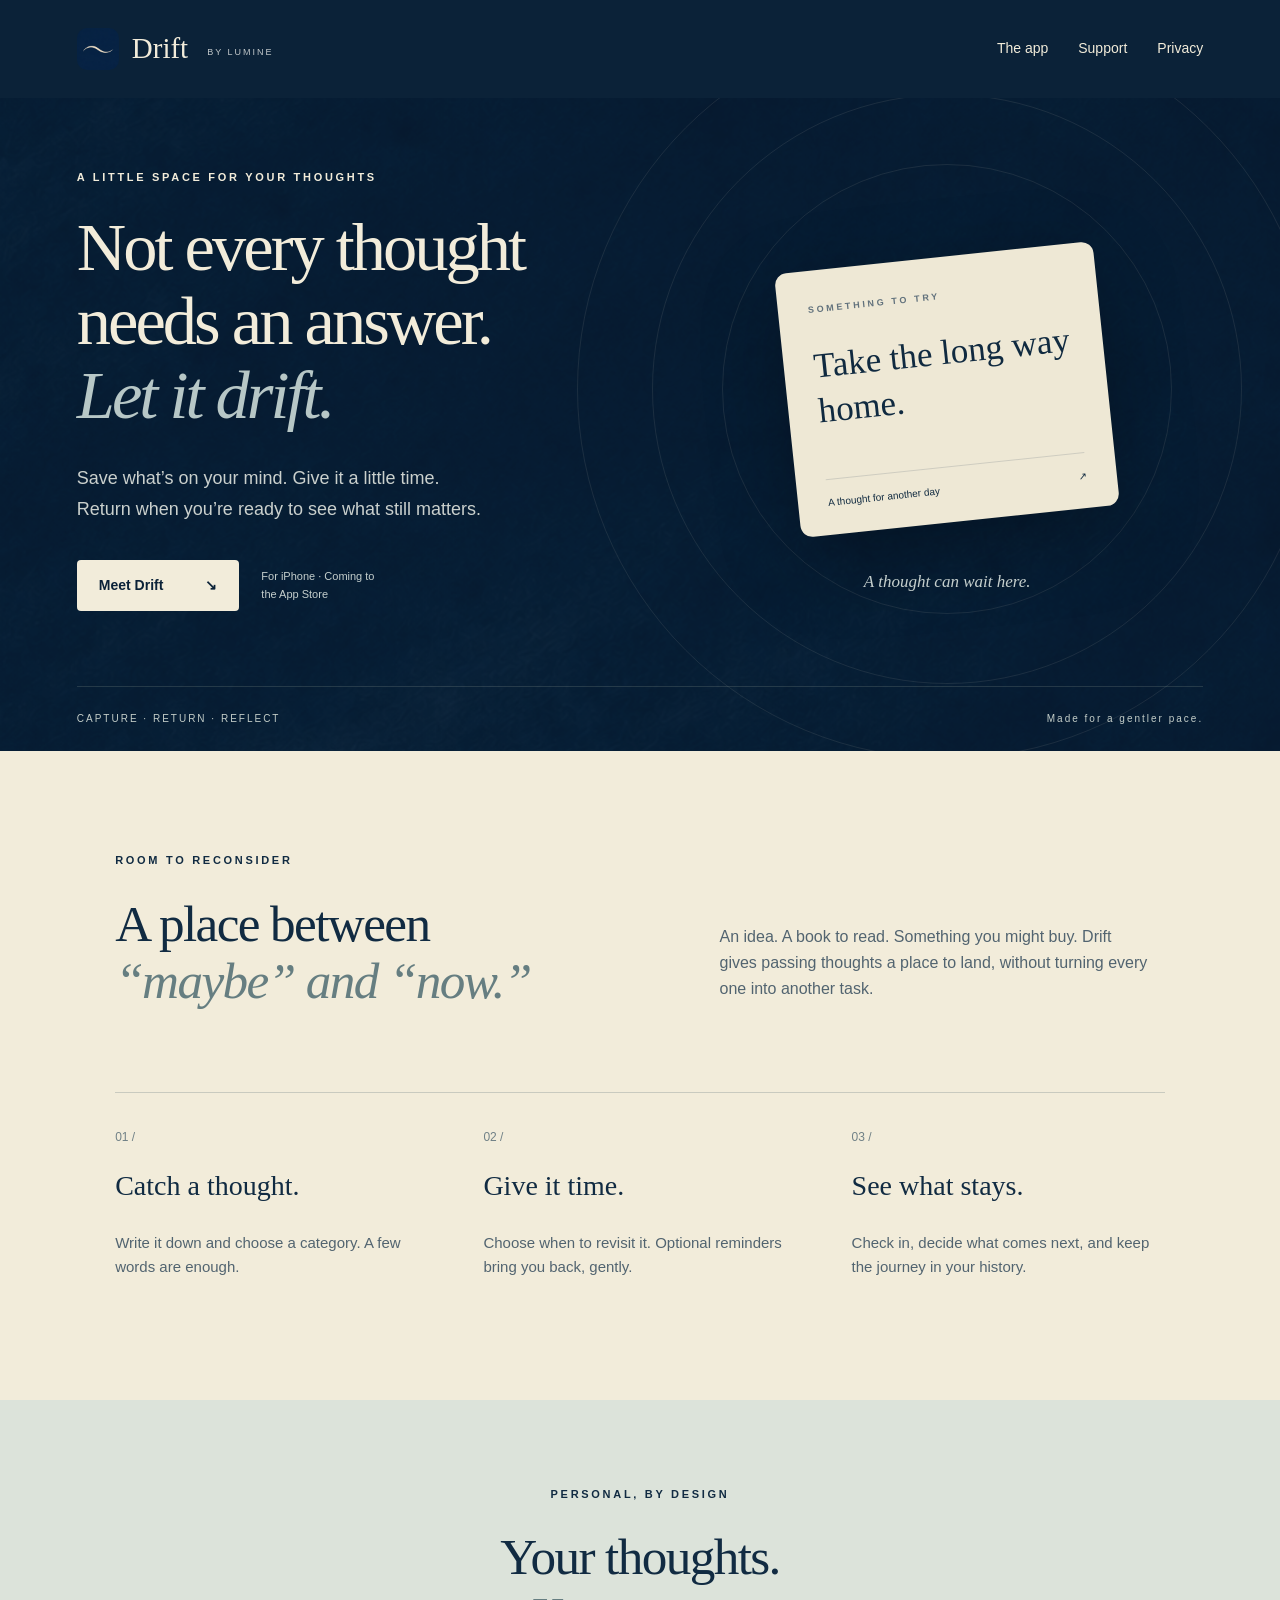
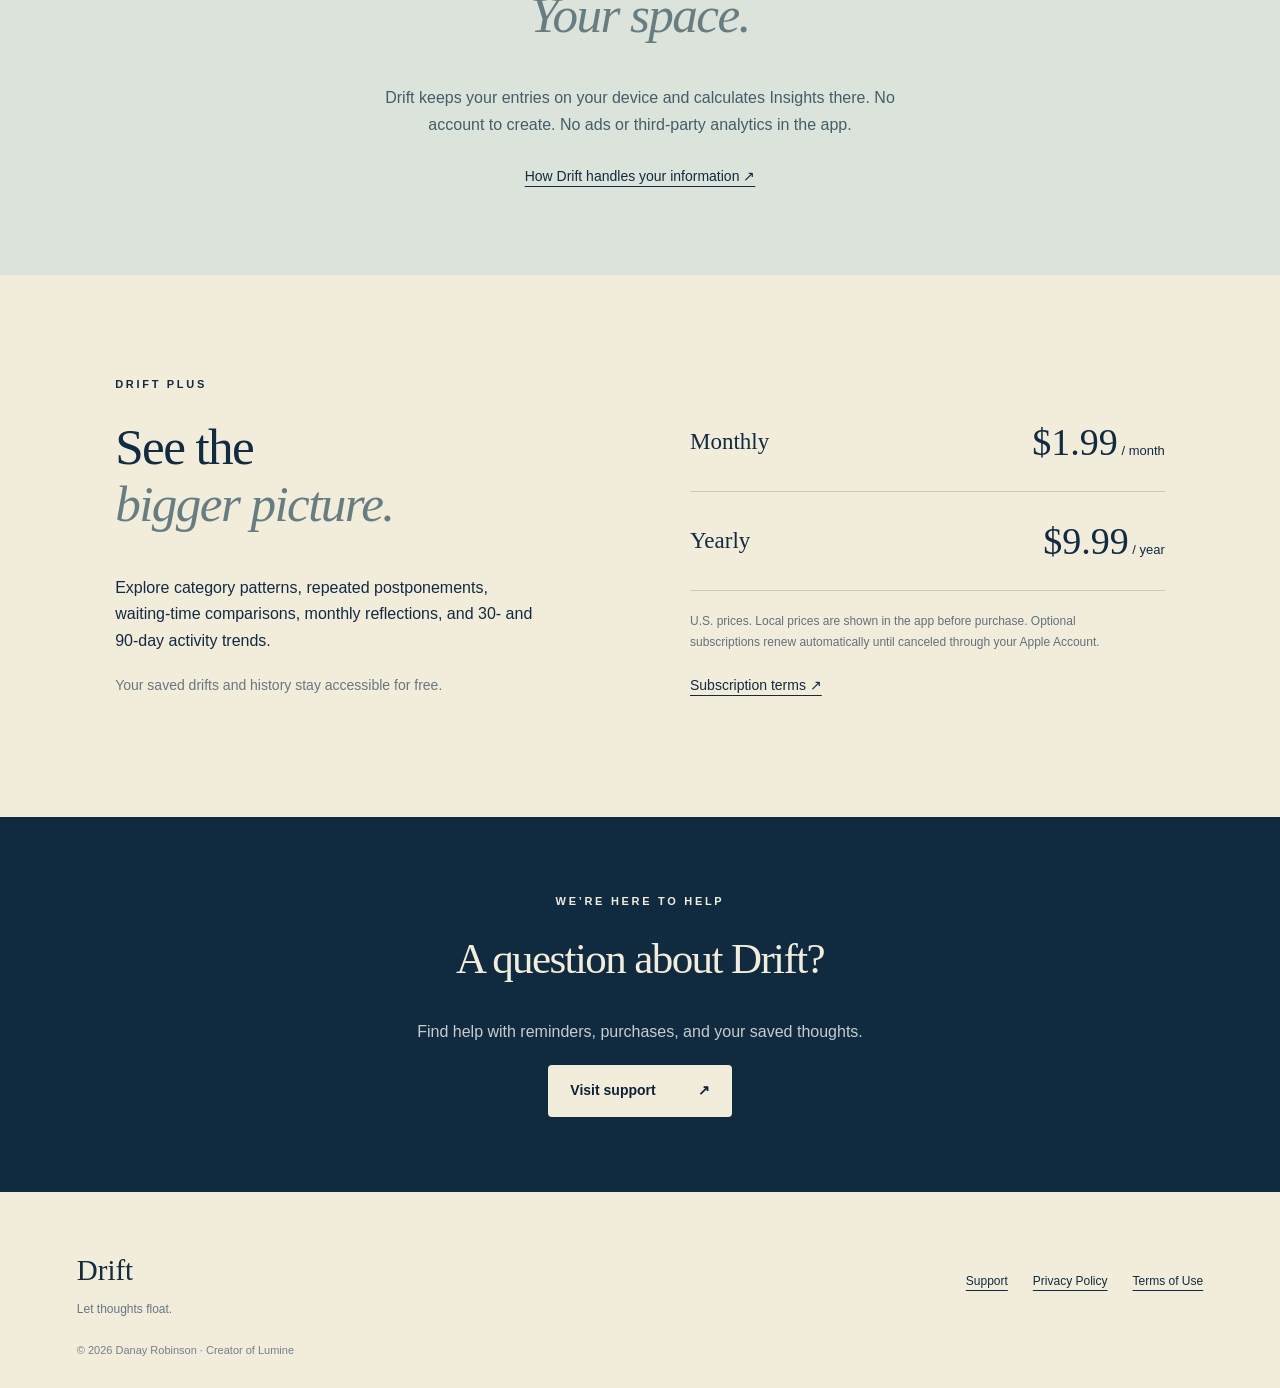
<file: index.html>
<!doctype html><html lang="en"><head><meta charset="utf-8"><meta name="viewport" content="width=device-width,initial-scale=1"><meta name="theme-color" content="#0b2238"><title>Drift — Let Thoughts Float</title><meta name="description" content="A thoughtful iPhone app for capturing thoughts, revisiting them, and seeing what still matters. Explore Drift and get support."><link rel="icon" href="./assets/drift-icon.png"><link rel="stylesheet" href="./style.css"></head><body class=""><a class="skip" href="#main">Skip to content</a><header class="nav"><a class="brand" href="./" aria-label="Drift home"><img src="./assets/drift-icon.png" width="42" height="42" alt="">Drift<span>BY LUMINE</span></a><nav aria-label="Main navigation"><a href="./#how-it-works">The app</a><a href="./support/">Support</a><a href="./privacy/">Privacy</a></nav></header><main id="main"><section class="hero"><div class="hero-copy"><p class="eyebrow">A LITTLE SPACE FOR YOUR THOUGHTS</p><h1>Not every thought<br>needs an answer.<br><em>Let it drift.</em></h1><p class="lede">Save what’s on your mind. Give it a little time.<br>Return when you’re ready to see what still matters.</p><div class="hero-actions"><a class="button cream" href="#how-it-works">Meet Drift <span>↘</span></a><span class="status">For iPhone · Coming to the App Store</span></div></div><div class="thought-scene" aria-label="An illustration of a thought saved for later"><span class="orbit o1"></span><span class="orbit o2"></span><span class="orbit o3"></span><div class="thought"><p class="eyebrow">SOMETHING TO TRY</p><p class="thought-text">Take the long way<br>home.</p><div class="thought-foot"><span>A thought for another day</span><span>↗</span></div></div><span class="scene-caption">A thought can wait here.</span></div><div class="hero-bottom"><span>CAPTURE · RETURN · REFLECT</span><span>Made for a gentler pace.</span></div></section>
<section class="section intro" id="how-it-works"><p class="eyebrow">ROOM TO RECONSIDER</p><div class="intro-title"><h2>A place between<br><em>“maybe” and “now.”</em></h2><p>An idea. A book to read. Something you might buy. Drift gives passing thoughts a place to land, without turning every one into another task.</p></div><div class="steps"><article><span class="number">01 /</span><h3>Catch a thought.</h3><p>Write it down and choose a category. A few words are enough.</p></article><article><span class="number">02 /</span><h3>Give it time.</h3><p>Choose when to revisit it. Optional reminders bring you back, gently.</p></article><article><span class="number">03 /</span><h3>See what stays.</h3><p>Check in, decide what comes next, and keep the journey in your history.</p></article></div></section>
<section class="quiet"><p class="eyebrow">PERSONAL, BY DESIGN</p><h2>Your thoughts.<br><em>Your space.</em></h2><p>Drift keeps your entries on your device and calculates Insights there. No account to create. No ads or third-party analytics in the app.</p><a class="text-link" href="./privacy/">How Drift handles your information ↗</a></section>
<section class="section plus"><div><p class="eyebrow">DRIFT PLUS</p><h2>See the<br><em>bigger picture.</em></h2><p>Explore category patterns, repeated postponements, waiting-time comparisons, monthly reflections, and 30- and 90-day activity trends.</p><p class="small">Your saved drifts and history stay accessible for free.</p></div><div class="plans"><div class="plan"><span>Monthly</span><p>$1.99<small> / month</small></p></div><div class="plan"><span>Yearly</span><p>$9.99<small> / year</small></p></div><p class="fine">U.S. prices. Local prices are shown in the app before purchase. Optional subscriptions renew automatically until canceled through your Apple Account.</p><a class="text-link" href="./terms/">Subscription terms ↗</a></div></section>
<section class="support-banner"><p class="eyebrow">WE’RE HERE TO HELP</p><h2>A question about Drift?</h2><p>Find help with reminders, purchases, and your saved thoughts.</p><a class="button cream" href="./support/">Visit support <span>↗</span></a></section></main><footer><a class="footer-brand" href="./">Drift<span>Let thoughts float.</span></a><div><a href="./support/">Support</a><a href="./privacy/">Privacy Policy</a><a href="./terms/">Terms of Use</a></div><p>© 2026 Danay Robinson · Creator of Lumine</p></footer></body></html>
</file>
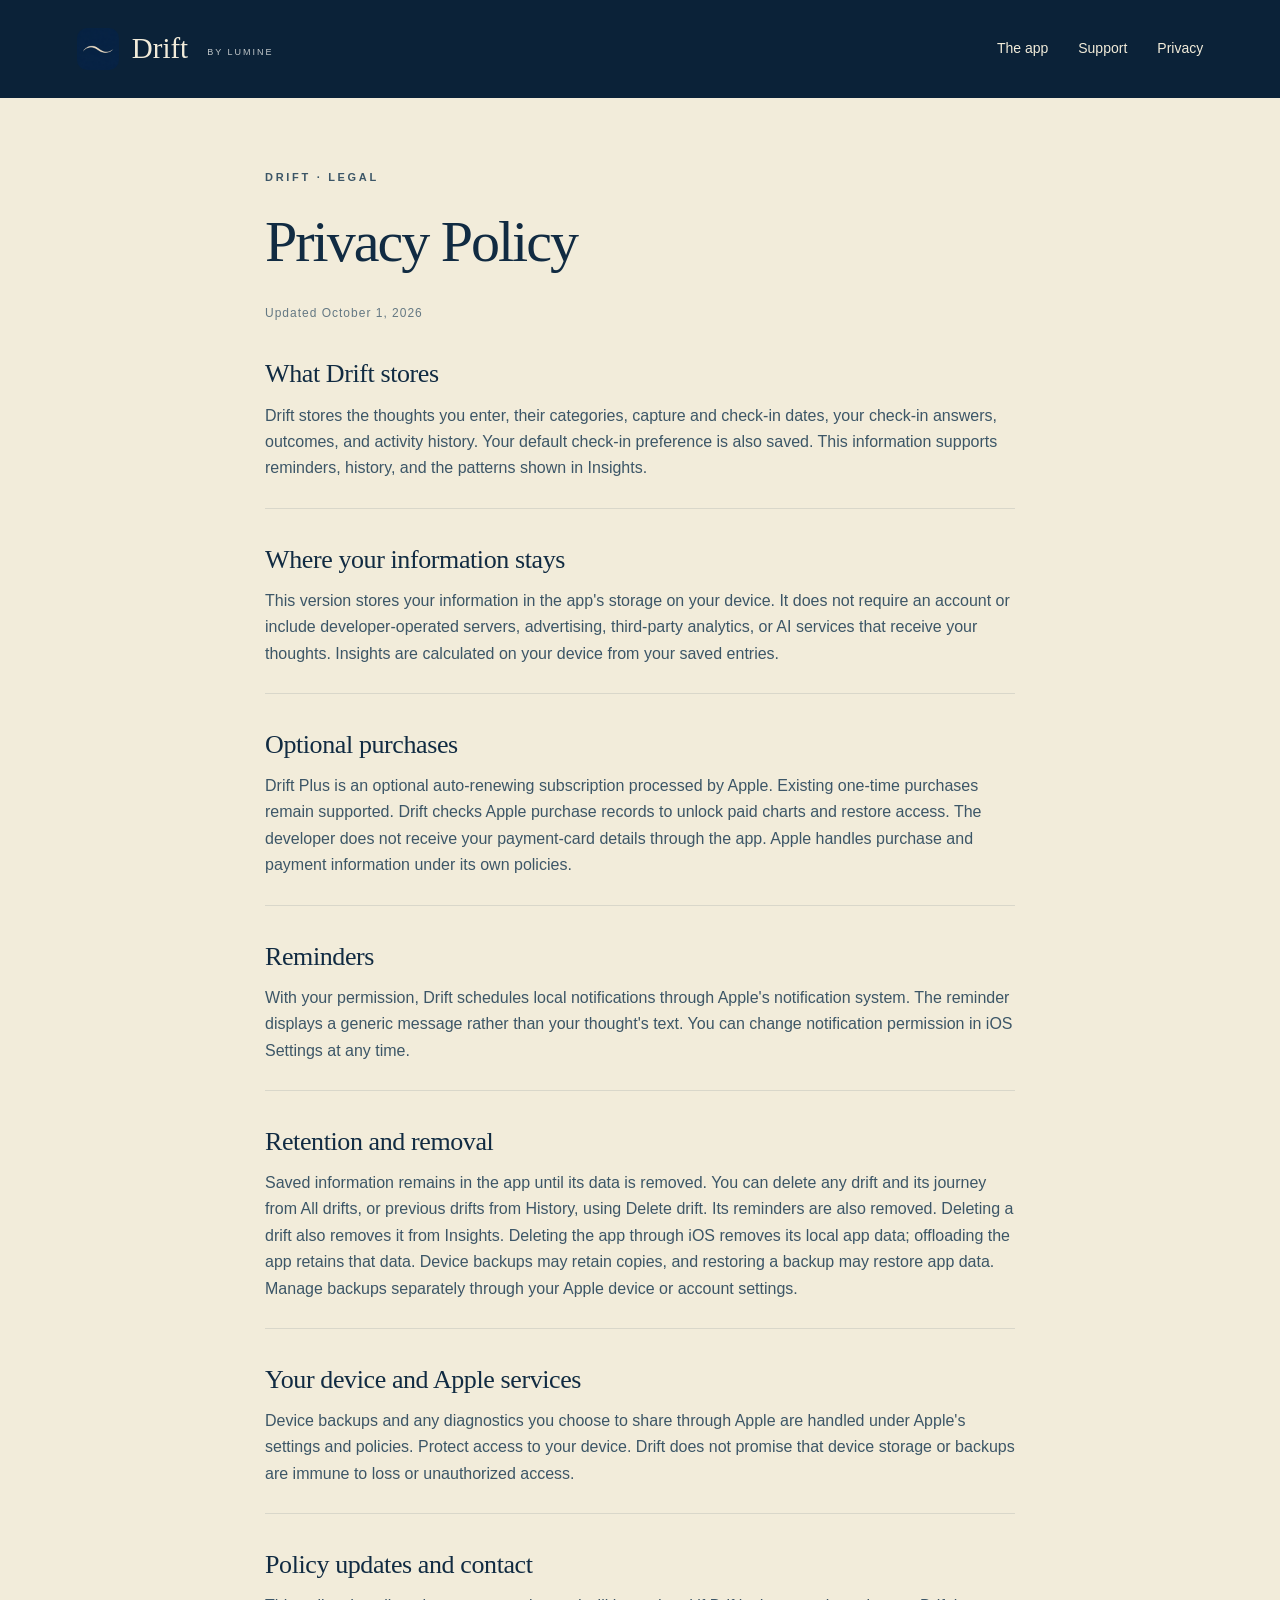
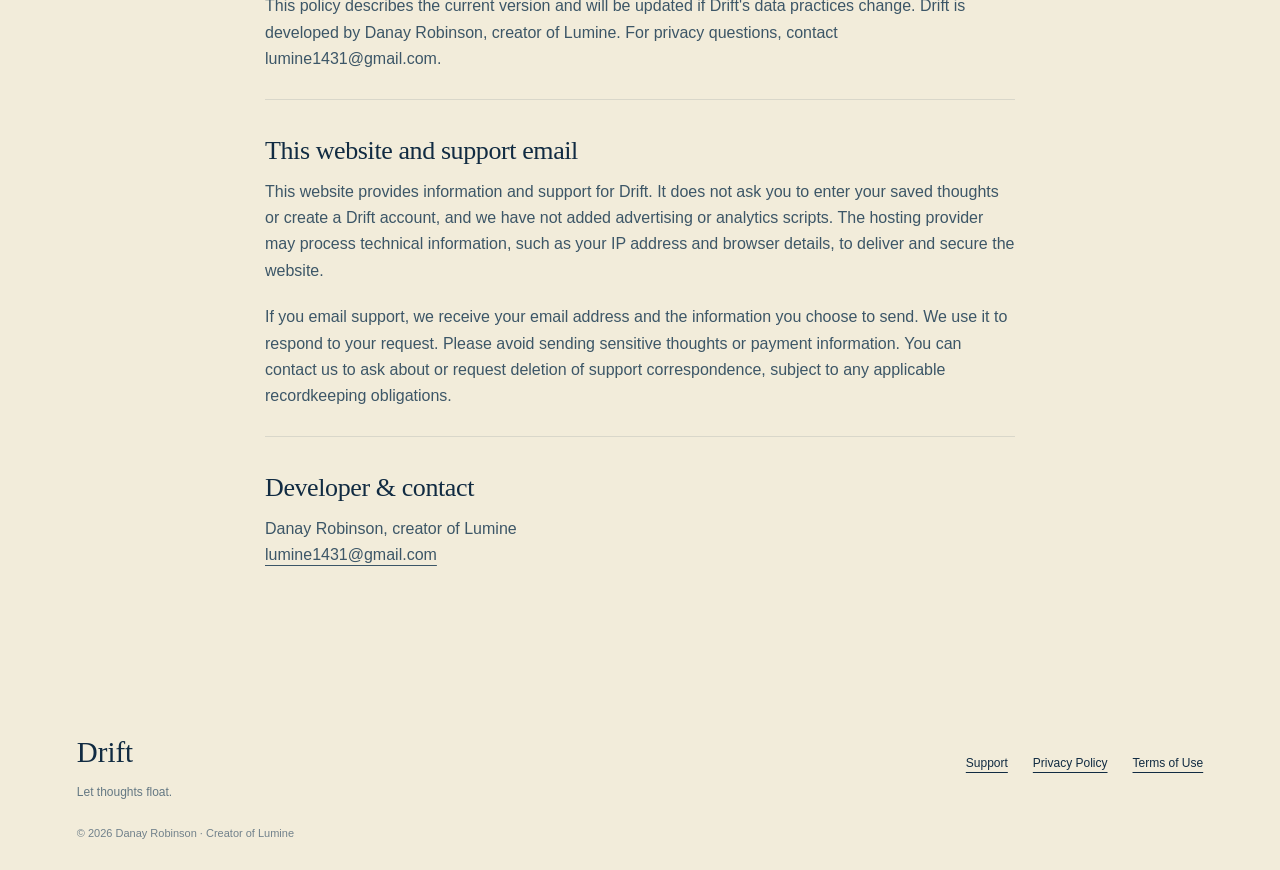
<file: privacy/index.html>
<!doctype html><html lang="en"><head><meta charset="utf-8"><meta name="viewport" content="width=device-width,initial-scale=1"><meta name="theme-color" content="#0b2238"><title>Privacy Policy — Drift</title><meta name="description" content="How Drift handles your thoughts, reminders, purchases, and personal information."><link rel="icon" href="../assets/drift-icon.png"><link rel="stylesheet" href="../style.css"></head><body class=""><a class="skip" href="#main">Skip to content</a><header class="nav"><a class="brand" href="../" aria-label="Drift home"><img src="../assets/drift-icon.png" width="42" height="42" alt="">Drift<span>BY LUMINE</span></a><nav aria-label="Main navigation"><a href="../#how-it-works">The app</a><a href="../support/">Support</a><a href="../privacy/">Privacy</a></nav></header><main id="main"><article class="document"><p class="eyebrow">DRIFT · LEGAL</p><h1>Privacy Policy</h1><p class="updated">Updated October 1, 2026</p><section><h2>What Drift stores</h2><p>Drift stores the thoughts you enter, their categories, capture and check-in dates, your check-in answers, outcomes, and activity history. Your default check-in preference is also saved. This information supports reminders, history, and the patterns shown in Insights.</p></section><section><h2>Where your information stays</h2><p>This version stores your information in the app&#x27;s storage on your device. It does not require an account or include developer-operated servers, advertising, third-party analytics, or AI services that receive your thoughts. Insights are calculated on your device from your saved entries.</p></section><section><h2>Optional purchases</h2><p>Drift Plus is an optional auto-renewing subscription processed by Apple. Existing one-time purchases remain supported. Drift checks Apple purchase records to unlock paid charts and restore access. The developer does not receive your payment-card details through the app. Apple handles purchase and payment information under its own policies.</p></section><section><h2>Reminders</h2><p>With your permission, Drift schedules local notifications through Apple&#x27;s notification system. The reminder displays a generic message rather than your thought&#x27;s text. You can change notification permission in iOS Settings at any time.</p></section><section><h2>Retention and removal</h2><p>Saved information remains in the app until its data is removed. You can delete any drift and its journey from All drifts, or previous drifts from History, using Delete drift. Its reminders are also removed. Deleting a drift also removes it from Insights. Deleting the app through iOS removes its local app data; offloading the app retains that data. Device backups may retain copies, and restoring a backup may restore app data. Manage backups separately through your Apple device or account settings.</p></section><section><h2>Your device and Apple services</h2><p>Device backups and any diagnostics you choose to share through Apple are handled under Apple&#x27;s settings and policies. Protect access to your device. Drift does not promise that device storage or backups are immune to loss or unauthorized access.</p></section><section><h2>Policy updates and contact</h2><p>This policy describes the current version and will be updated if Drift&#x27;s data practices change. Drift is developed by Danay Robinson, creator of Lumine. For privacy questions, contact lumine1431@gmail.com.</p></section><section><h2>This website and support email</h2><p>This website provides information and support for Drift. It does not ask you to enter your saved thoughts or create a Drift account, and we have not added advertising or analytics scripts. The hosting provider may process technical information, such as your IP address and browser details, to deliver and secure the website.</p><p>If you email support, we receive your email address and the information you choose to send. We use it to respond to your request. Please avoid sending sensitive thoughts or payment information. You can contact us to ask about or request deletion of support correspondence, subject to any applicable recordkeeping obligations.</p></section><h2>Developer &amp; contact</h2><p>Danay Robinson, creator of Lumine<br><a href="mailto:lumine1431@gmail.com">lumine1431@gmail.com</a></p></article></main><footer><a class="footer-brand" href="../">Drift<span>Let thoughts float.</span></a><div><a href="../support/">Support</a><a href="../privacy/">Privacy Policy</a><a href="../terms/">Terms of Use</a></div><p>© 2026 Danay Robinson · Creator of Lumine</p></footer></body></html>
</file>
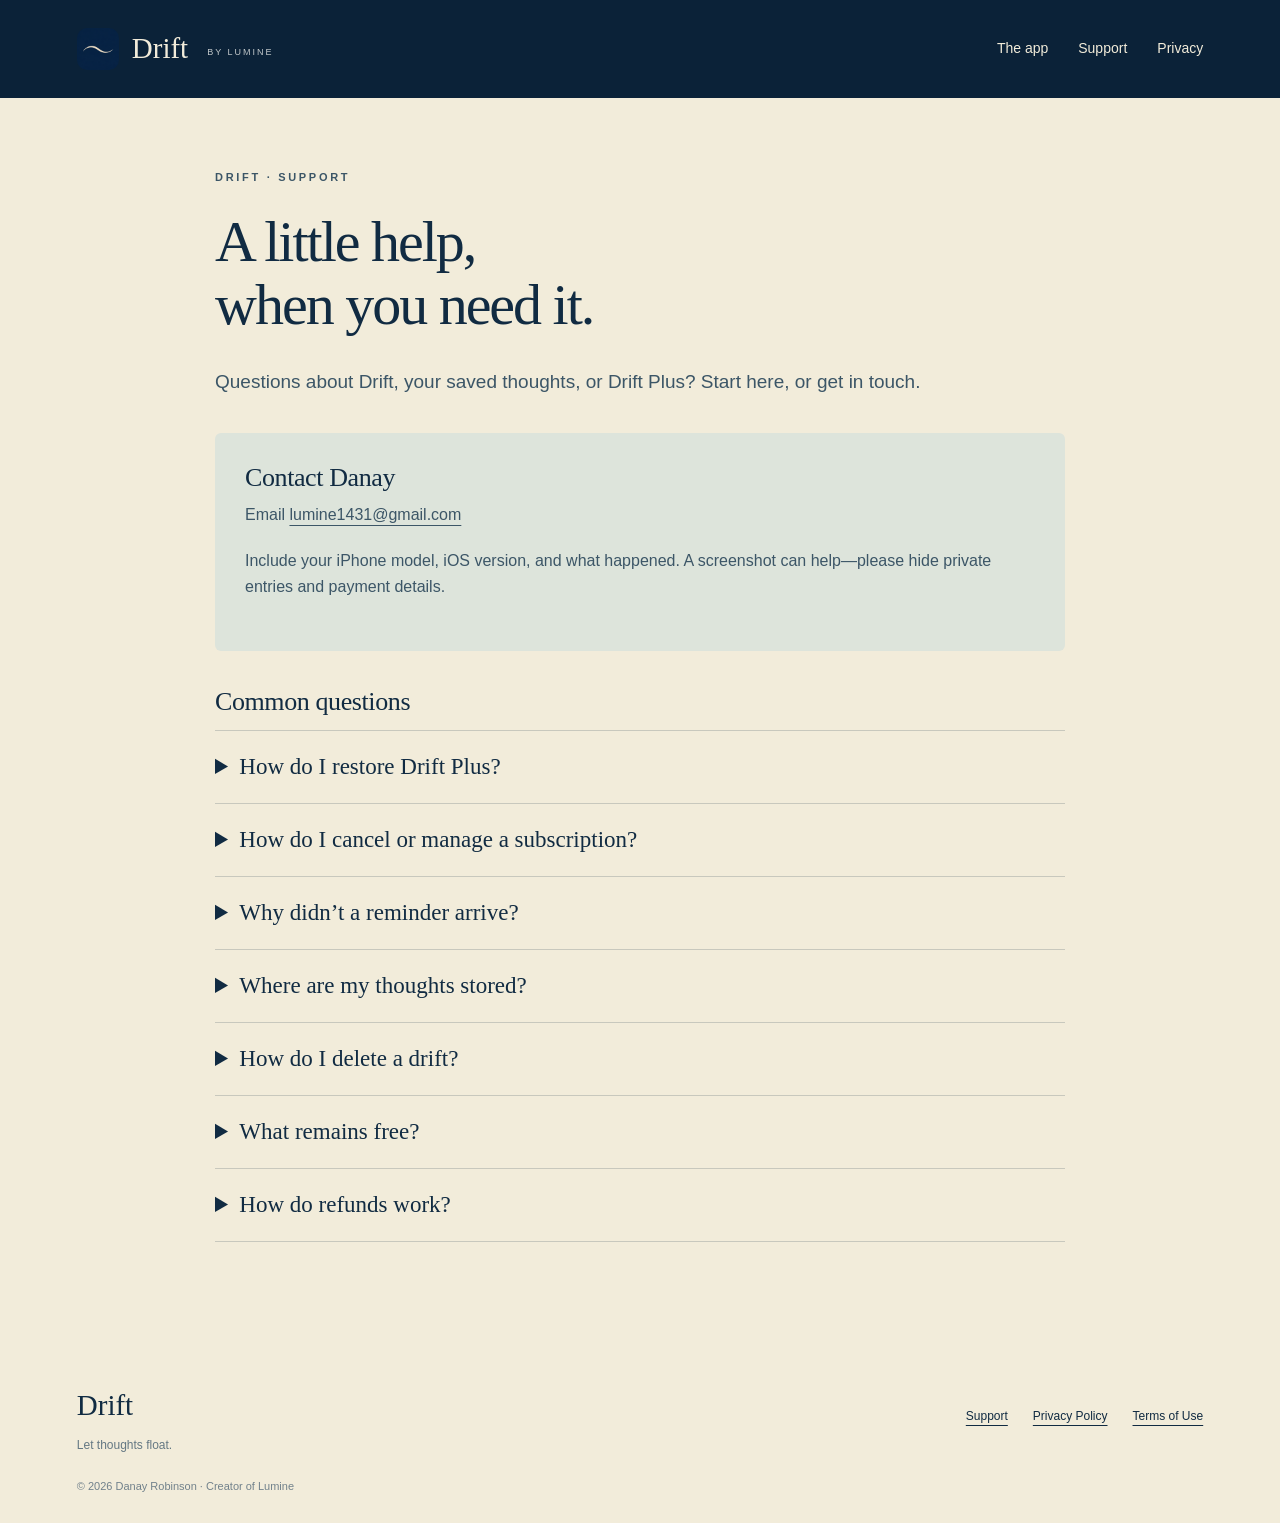
<file: support/index.html>
<!doctype html><html lang="en"><head><meta charset="utf-8"><meta name="viewport" content="width=device-width,initial-scale=1"><meta name="theme-color" content="#0b2238"><title>Support — Drift</title><meta name="description" content="Get help with Drift, reminders, saved thoughts, purchases, and subscriptions. Contact Danay Robinson."><link rel="icon" href="../assets/drift-icon.png"><link rel="stylesheet" href="../style.css"></head><body class=""><a class="skip" href="#main">Skip to content</a><header class="nav"><a class="brand" href="../" aria-label="Drift home"><img src="../assets/drift-icon.png" width="42" height="42" alt="">Drift<span>BY LUMINE</span></a><nav aria-label="Main navigation"><a href="../#how-it-works">The app</a><a href="../support/">Support</a><a href="../privacy/">Privacy</a></nav></header><main id="main"><article class="document support-page"><p class="eyebrow">DRIFT · SUPPORT</p><h1>A little help,<br>when you need it.</h1><p class="intro">Questions about Drift, your saved thoughts, or Drift Plus? Start here, or get in touch.</p><div class="contact-box"><h2>Contact Danay</h2><p>Email <a href="mailto:lumine1431@gmail.com?subject=Drift%20support">lumine1431@gmail.com</a></p><p>Include your iPhone model, iOS version, and what happened. A screenshot can help—please hide private entries and payment details.</p></div><h2>Common questions</h2><details><summary>How do I restore Drift Plus?</summary><p>Open Drift’s Settings, go to Drift Plus, and choose Restore Purchases. Use the Apple Account you used for the purchase. If access does not return, check that your subscription is active in your Apple Account and email us with the app version and any error message.</p></details><details><summary>How do I cancel or manage a subscription?</summary><p>Open Settings on your iPhone, tap your name, then Subscriptions, and choose Drift. You can also use Manage subscriptions in Drift Plus. Access continues through the paid period after cancellation. <a href="https://apps.apple.com/account/subscriptions">Open Apple’s subscription settings ↗</a></p></details><details><summary>Why didn’t a reminder arrive?</summary><p>Check that notifications for Drift are allowed in iPhone Settings. Focus modes, notification summaries, and device settings may affect when you see a reminder. Reopen the drift to check its return date. Reminder delivery depends on iOS and is not guaranteed at an exact time.</p></details><details><summary>Where are my thoughts stored?</summary><p>Your entries are stored locally on your device. Drift does not require an account or send your thoughts to a developer-operated server. Device backups may include app data. Read our <a href="../privacy/">Privacy Policy</a> for details.</p></details><details><summary>How do I delete a drift?</summary><p>Find the entry in All drifts or History and choose Delete drift. This removes its journey and reminders and removes it from Insights. Deleting the app removes its local data; offloading retains data. Backups are managed separately through Apple.</p></details><details><summary>What remains free?</summary><p>Your saved drifts and history remain accessible without Drift Plus. Plus adds deeper analytics, including category patterns, monthly reflections, and longer activity trends.</p></details><details><summary>How do refunds work?</summary><p>Apple handles purchase refunds. You can request one through <a href="https://reportaproblem.apple.com/">Apple’s Report a Problem website</a>. Refund eligibility is determined by Apple under its policies.</p></details></article></main><footer><a class="footer-brand" href="../">Drift<span>Let thoughts float.</span></a><div><a href="../support/">Support</a><a href="../privacy/">Privacy Policy</a><a href="../terms/">Terms of Use</a></div><p>© 2026 Danay Robinson · Creator of Lumine</p></footer></body></html>
</file>
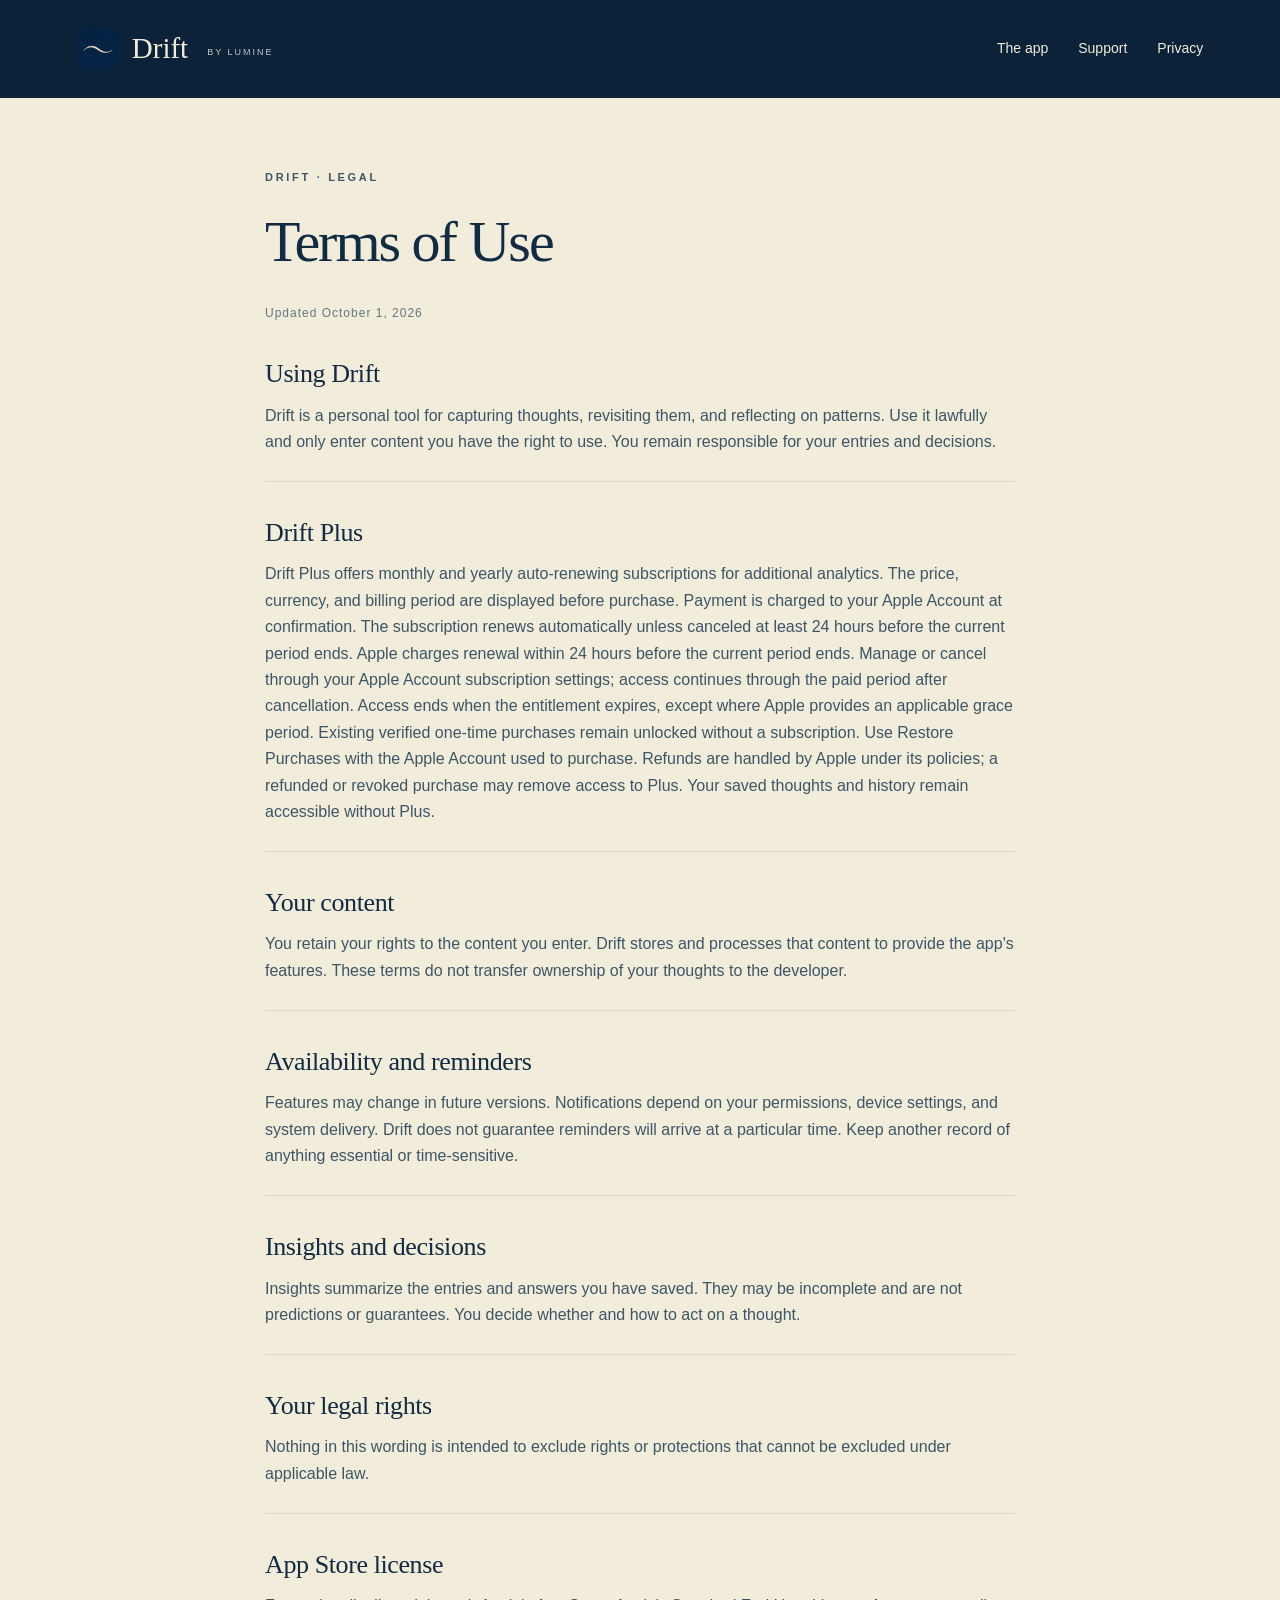
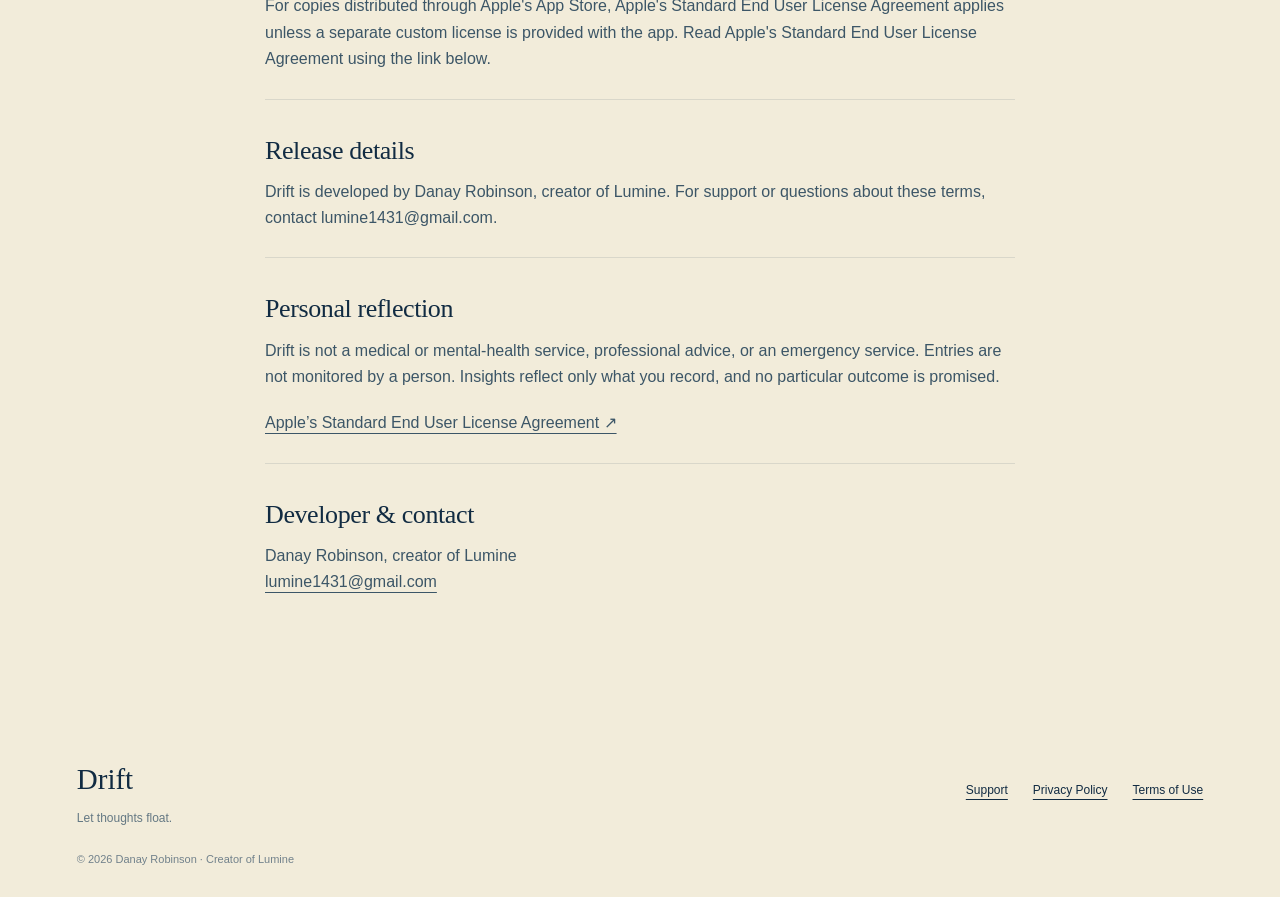
<file: terms/index.html>
<!doctype html><html lang="en"><head><meta charset="utf-8"><meta name="viewport" content="width=device-width,initial-scale=1"><meta name="theme-color" content="#0b2238"><title>Terms of Use — Drift</title><meta name="description" content="Terms for using Drift and the optional Drift Plus subscriptions."><link rel="icon" href="../assets/drift-icon.png"><link rel="stylesheet" href="../style.css"></head><body class=""><a class="skip" href="#main">Skip to content</a><header class="nav"><a class="brand" href="../" aria-label="Drift home"><img src="../assets/drift-icon.png" width="42" height="42" alt="">Drift<span>BY LUMINE</span></a><nav aria-label="Main navigation"><a href="../#how-it-works">The app</a><a href="../support/">Support</a><a href="../privacy/">Privacy</a></nav></header><main id="main"><article class="document"><p class="eyebrow">DRIFT · LEGAL</p><h1>Terms of Use</h1><p class="updated">Updated October 1, 2026</p><section><h2>Using Drift</h2><p>Drift is a personal tool for capturing thoughts, revisiting them, and reflecting on patterns. Use it lawfully and only enter content you have the right to use. You remain responsible for your entries and decisions.</p></section><section><h2>Drift Plus</h2><p>Drift Plus offers monthly and yearly auto-renewing subscriptions for additional analytics. The price, currency, and billing period are displayed before purchase. Payment is charged to your Apple Account at confirmation. The subscription renews automatically unless canceled at least 24 hours before the current period ends. Apple charges renewal within 24 hours before the current period ends. Manage or cancel through your Apple Account subscription settings; access continues through the paid period after cancellation. Access ends when the entitlement expires, except where Apple provides an applicable grace period. Existing verified one-time purchases remain unlocked without a subscription. Use Restore Purchases with the Apple Account used to purchase. Refunds are handled by Apple under its policies; a refunded or revoked purchase may remove access to Plus. Your saved thoughts and history remain accessible without Plus.</p></section><section><h2>Your content</h2><p>You retain your rights to the content you enter. Drift stores and processes that content to provide the app&#x27;s features. These terms do not transfer ownership of your thoughts to the developer.</p></section><section><h2>Availability and reminders</h2><p>Features may change in future versions. Notifications depend on your permissions, device settings, and system delivery. Drift does not guarantee reminders will arrive at a particular time. Keep another record of anything essential or time-sensitive.</p></section><section><h2>Insights and decisions</h2><p>Insights summarize the entries and answers you have saved. They may be incomplete and are not predictions or guarantees. You decide whether and how to act on a thought.</p></section><section><h2>Your legal rights</h2><p>Nothing in this wording is intended to exclude rights or protections that cannot be excluded under applicable law.</p></section><section><h2>App Store license</h2><p>For copies distributed through Apple&#x27;s App Store, Apple&#x27;s Standard End User License Agreement applies unless a separate custom license is provided with the app. Read Apple&#x27;s Standard End User License Agreement using the link below.</p></section><section><h2>Release details</h2><p>Drift is developed by Danay Robinson, creator of Lumine. For support or questions about these terms, contact lumine1431@gmail.com.</p></section><section><h2>Personal reflection</h2><p>Drift is not a medical or mental-health service, professional advice, or an emergency service. Entries are not monitored by a person. Insights reflect only what you record, and no particular outcome is promised.</p><p><a href="https://www.apple.com/legal/internet-services/itunes/dev/stdeula/">Apple’s Standard End User License Agreement ↗</a></p></section><h2>Developer &amp; contact</h2><p>Danay Robinson, creator of Lumine<br><a href="mailto:lumine1431@gmail.com">lumine1431@gmail.com</a></p></article></main><footer><a class="footer-brand" href="../">Drift<span>Let thoughts float.</span></a><div><a href="../support/">Support</a><a href="../privacy/">Privacy Policy</a><a href="../terms/">Terms of Use</a></div><p>© 2026 Danay Robinson · Creator of Lumine</p></footer></body></html>
</file>
<file: style.css>
*{box-sizing:border-box}html{scroll-behavior:smooth;scroll-padding-top:30px}body{margin:0;background:#f2ecda;color:#112b42;font-family:-apple-system,BlinkMacSystemFont,"Segoe UI",sans-serif;font-size:16px;line-height:1.65}a{color:inherit;text-underline-offset:5px}a:hover{opacity:.78}a:focus-visible,summary:focus-visible{outline:3px solid #b08843;outline-offset:6px}h1,h2,h3,p{margin-top:0}h1,h2,h3,.thought-text,.footer-brand{font-family:Georgia,"Times New Roman",serif;font-weight:400}h1{font-size:clamp(48px,5.35vw,83px);line-height:1.08;letter-spacing:-3px;margin-bottom:30px}h2{font-size:clamp(36px,4vw,60px);line-height:1.12;letter-spacing:-1.6px}h3{font-size:28px;line-height:1.25}em{font-weight:400;color:#b7c7c6}p{margin-bottom:20px}.nav{padding:25px 6%;display:flex;align-items:center;justify-content:space-between;background:#0b2238;color:#f2ecda}.brand{display:flex;gap:13px;align-items:center;text-decoration:none;font-family:Georgia,serif;font-size:29px}.brand img{border-radius:10px}.brand span{font:9px -apple-system,sans-serif;letter-spacing:2px;margin:7px 0 0 6px;color:#c3c9cb}.nav nav{display:flex;gap:30px;font-size:14px}.nav nav a{text-decoration:none}.eyebrow{font-size:11px;font-weight:600;letter-spacing:2.7px;margin-bottom:25px}.hero{position:relative;display:grid;grid-template-columns:1.2fr 1fr;padding:70px 6% 0;background:#0b2238;color:#f2ecda;overflow:hidden}.hero:before{content:"";position:absolute;inset:0;background:url('./assets/navy-texture.png') center/cover;opacity:.4;pointer-events:none}.hero>*{position:relative}.hero-copy{z-index:2}.lede{font-size:18px;line-height:1.75;color:#cad0cd}.hero-actions{display:flex;align-items:center;gap:22px;margin-top:34px}.button{display:inline-flex;align-items:center;justify-content:space-between;gap:42px;border-radius:4px;padding:14px 22px;text-decoration:none;font-size:14px;font-weight:600}.cream{background:#f2ecda;color:#0b2238}.status{font-size:11px;max-width:130px;color:#c5cfcd}.thought-scene{position:relative;display:flex;align-items:center;justify-content:center;min-height:430px}.orbit{position:absolute;border:1px solid #e5e1cb18;border-radius:50%;width:450px;height:450px}.o2{width:590px;height:590px}.o3{width:740px;height:740px}.thought{width:320px;background:#eee8d5;color:#102a40;padding:32px 30px 24px;border-radius:12px;transform:rotate(-6deg);box-shadow:0 25px 80px #0004}.thought .eyebrow{font-size:9px;color:#61717c;margin-bottom:26px}.thought-text{font-size:35px;line-height:1.3;margin-bottom:45px}.thought-foot{display:flex;justify-content:space-between;border-top:1px solid #152f4725;padding-top:15px;font-size:10px}.scene-caption{position:absolute;bottom:19px;color:#c5cfcd;font:italic 17px Georgia,serif}.hero-bottom{grid-column:1/-1;border-top:1px solid #d6dec426;display:flex;justify-content:space-between;font-size:10px;letter-spacing:2px;padding:24px 0;margin-top:75px;color:#c3cdc8}.section{padding:100px 9%}.intro-title{display:grid;grid-template-columns:1.2fr 1fr;gap:70px;align-items:center}.intro-title em,.plus em{color:#667e81}.intro-title>p{color:#526470;max-width:430px}.steps{display:grid;grid-template-columns:repeat(3,1fr);gap:55px;margin-top:40px;border-top:1px solid #18364b30;padding-top:35px}.number{display:block;color:#708086;font-size:12px;margin-bottom:20px}.steps p{font-size:15px;color:#526470}.quiet{text-align:center;background:#dce3da;padding:85px 22px}.quiet h2 em{color:#667e81}.quiet>p:not(.eyebrow){max-width:520px;margin:0 auto 25px;color:#425e69}.text-link{font-size:14px}.plus{display:grid;grid-template-columns:1fr 1fr;gap:100px}.plus>div>p{max-width:420px}.small{font-size:14px;color:#677880}.plans{align-self:center}.plan{display:flex;justify-content:space-between;align-items:center;padding:27px 0;border-bottom:1px solid #132d4230}.plan>span{font-family:Georgia,serif;font-size:23px}.plan p{font:38px Georgia,serif;margin:0}.plan small{font:13px -apple-system,sans-serif}.fine{font-size:12px;color:#61737c;line-height:1.7;margin-top:20px}.support-banner{background:#102b40;color:#f2ecda;text-align:center;padding:75px 20px}.support-banner h2{font-size:43px}.support-banner p:not(.eyebrow){color:#c5cecd}footer{padding:55px 6% 28px;display:grid;grid-template-columns:1fr 1fr;gap:25px}.footer-brand{font-size:29px;text-decoration:none}.footer-brand span{display:block;font:12px -apple-system,sans-serif;color:#647883;margin-top:8px}footer>div{display:flex;gap:25px;justify-content:flex-end;align-items:center;font-size:12px}footer>p{font-size:11px;color:#71818b;grid-column:1/-1;margin-bottom:0}.skip{position:absolute;top:-100px;background:#fff;padding:10px;z-index:20}.skip:focus{top:0}.document{max-width:800px;padding:70px 25px 85px;margin:auto}.document h1{font-size:58px;letter-spacing:-2px}.document h2{font-size:26px;letter-spacing:-.4px;margin:36px 0 14px}.document p,.document li{color:#3c5667}.document .updated{font-size:12px;letter-spacing:1px;color:#647883}.document .intro{font-size:19px}.document section{border-bottom:1px solid #112b421b;padding-bottom:6px}.support-page{max-width:900px}.contact-box{background:#dde4db;padding:30px;border-radius:6px;margin:35px 0}.contact-box h2{margin:0 0 10px}.contact-box a{overflow-wrap:anywhere}details{border-top:1px solid #142d4330;padding:23px 0}summary{font:23px Georgia,serif;cursor:pointer}details p{padding:16px 25px 0 0;margin-bottom:0}details:last-of-type{border-bottom:1px solid #142d4330}@media(max-width:850px){.brand span{display:none}.hero{grid-template-columns:1fr;padding-top:45px}.hero-copy{max-width:650px}.thought-scene{min-height:370px;margin-top:35px}.thought{width:290px}.hero-bottom{margin-top:20px}.section{padding:65px 7%}.intro-title,.plus{grid-template-columns:1fr;gap:25px}.steps{gap:25px}.plans{width:100%}.plus>div>p{max-width:none}}@media(max-width:540px){.nav{padding:18px 6%}.nav nav{gap:18px;font-size:12px}.brand{font-size:25px;gap:8px}.brand img{width:33px;height:33px}h1{font-size:49px;letter-spacing:-2px}.hero-actions{gap:16px}.lede{font-size:16px}.hero-bottom{font-size:8px;letter-spacing:1px;gap:15px}.steps{grid-template-columns:1fr;gap:20px}.steps article{border-bottom:1px solid #142d4318}.steps .number{margin-bottom:12px}.intro-title{gap:0}h2{font-size:40px}.quiet{padding:65px 7%}.support-banner h2{font-size:35px}footer{grid-template-columns:1fr}footer>div{justify-content:flex-start;flex-wrap:wrap}footer>p{grid-column:auto}.document{padding:45px 7%}.document h1{font-size:45px}.contact-box{padding:23px}summary{font-size:21px}}@media(prefers-reduced-motion:reduce){html{scroll-behavior:auto}}
</file>
